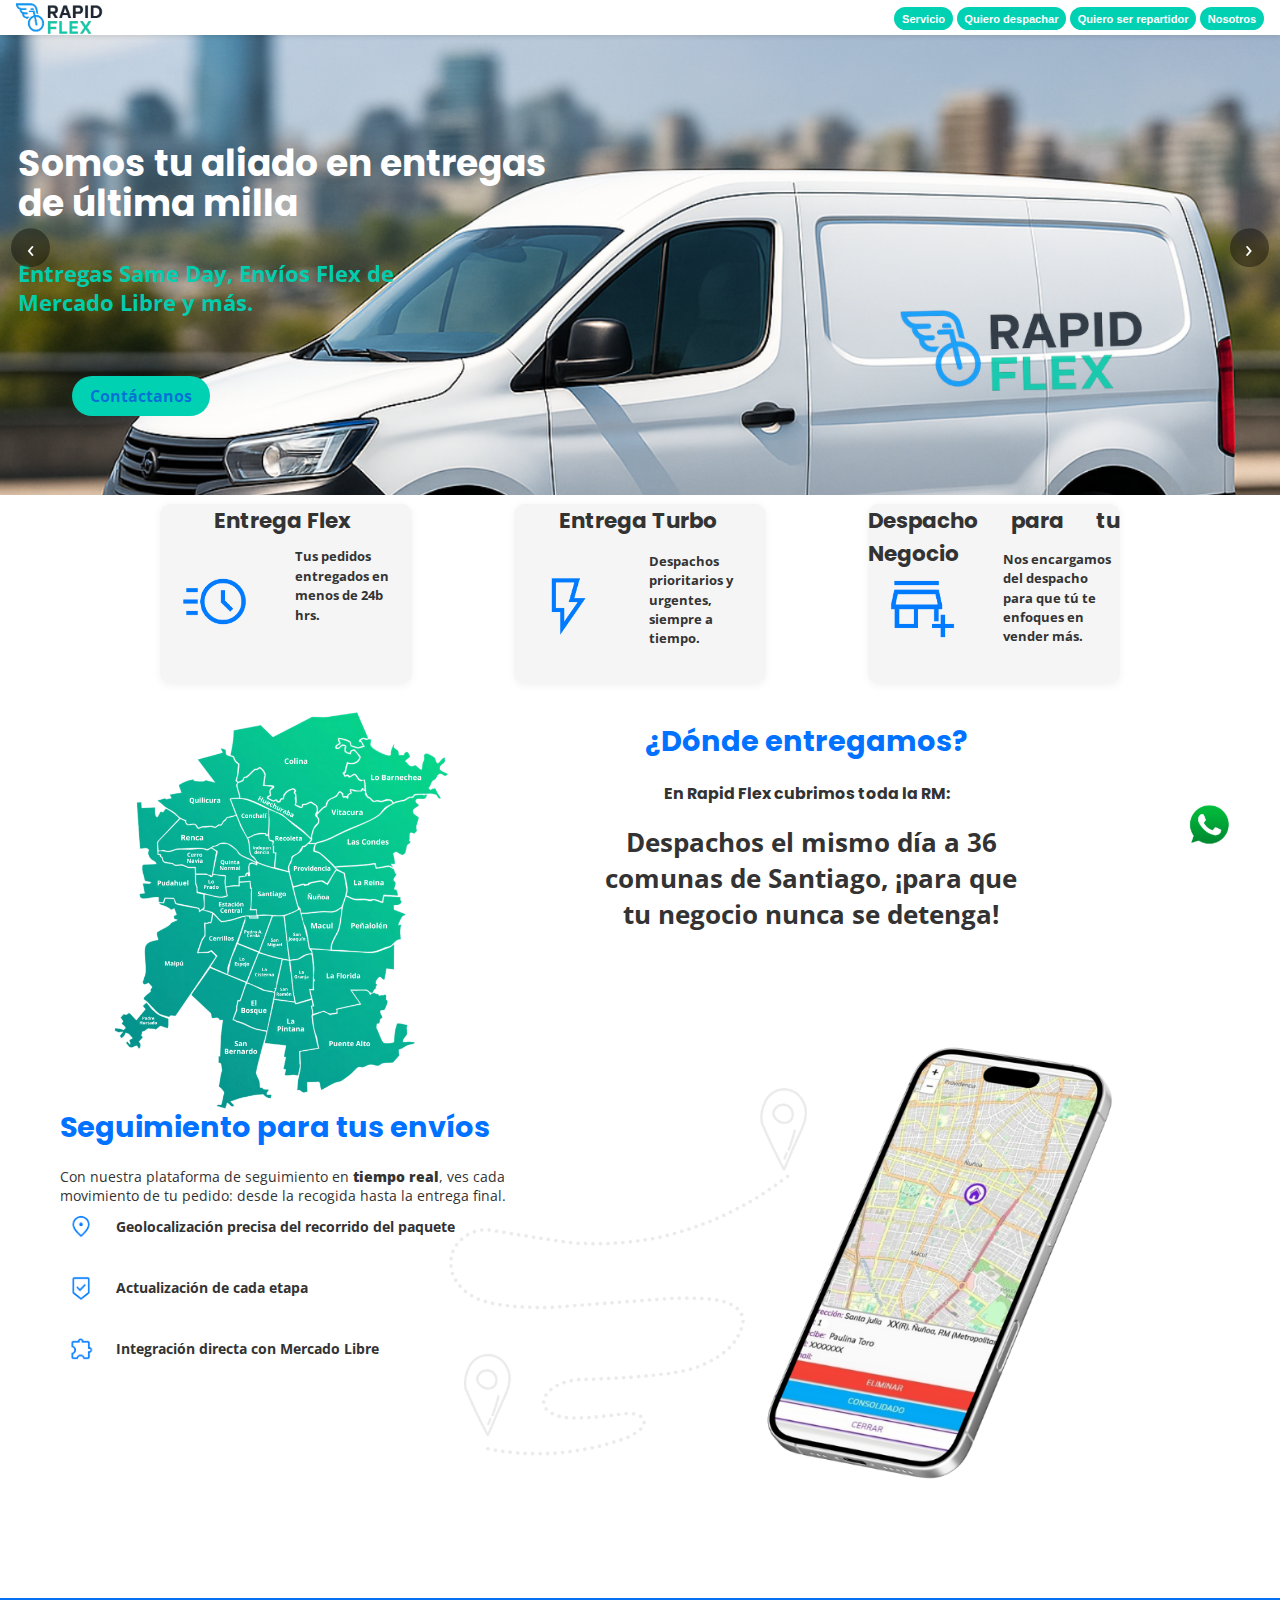
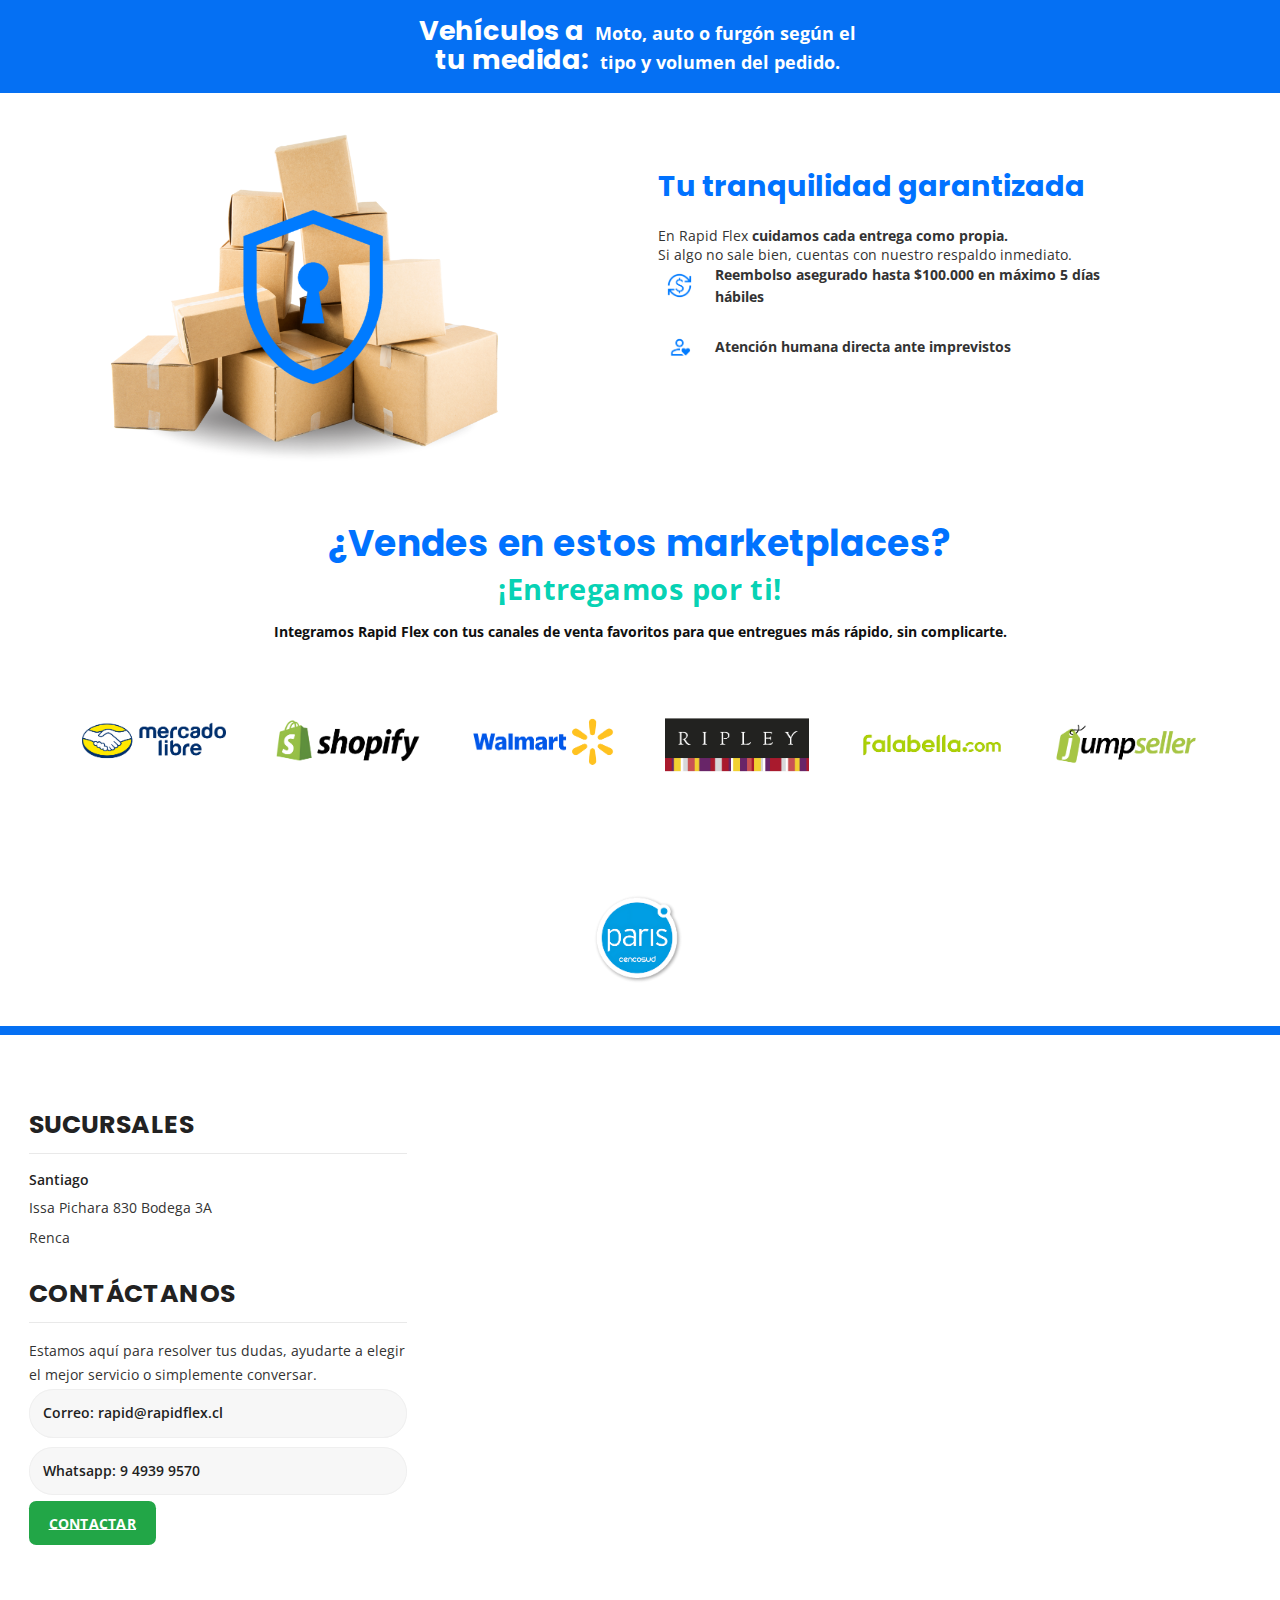
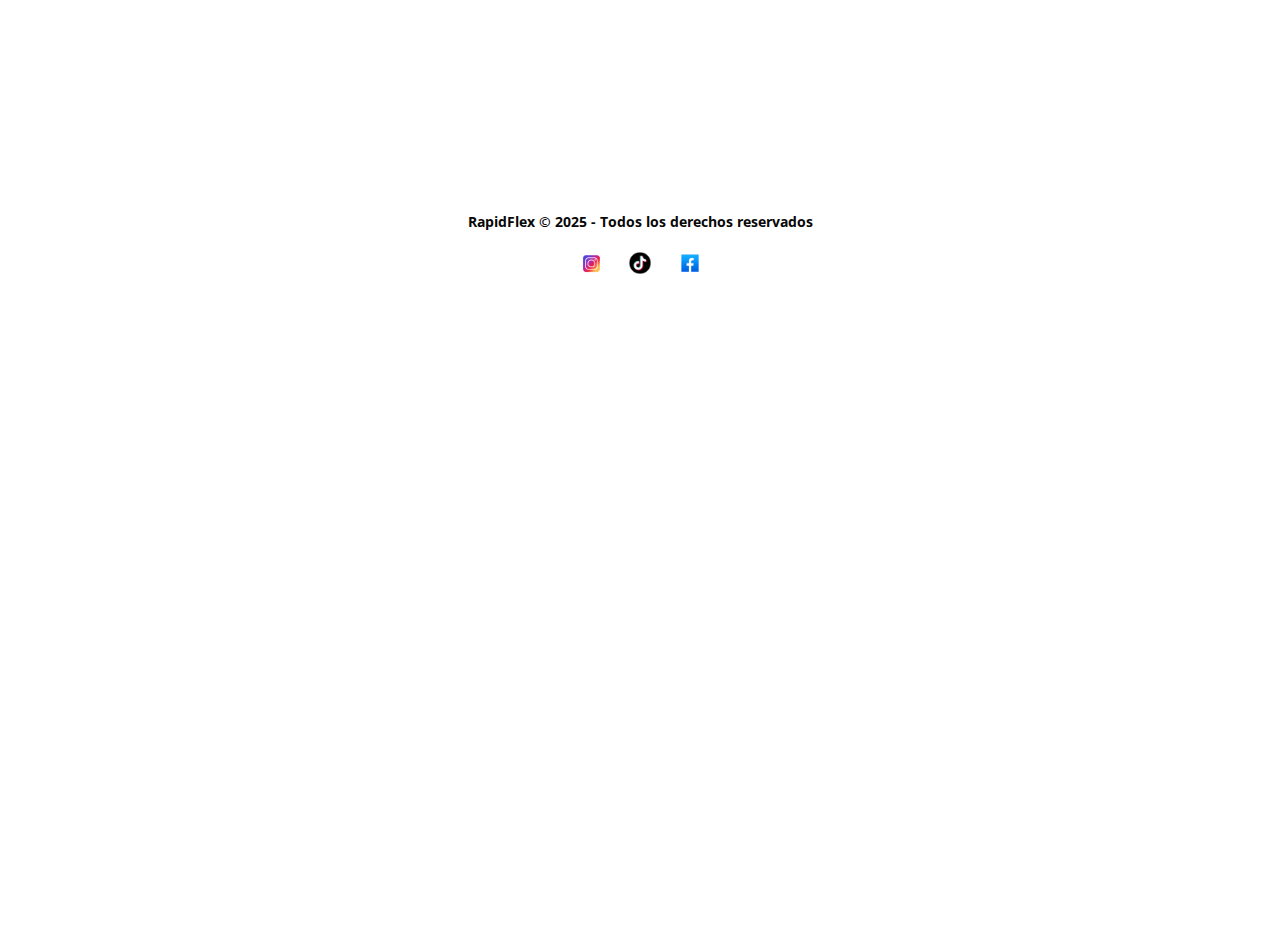
<file: index.html>
<!DOCTYPE html>
<html lang="es">
<head>
  <meta charset="UTF-8" />
  <meta name="viewport" content="width=device-width, initial-scale=1.0" />
  <title>RapidFlex - Entregas de Última Milla</title>
  <link href="https://fonts.googleapis.com/css2?family=Open+Sans:wght@400;700&display=swap" rel="stylesheet" />
  <link href="https://fonts.googleapis.com/css2?family=Poppins:wght@400;600;700&display=swap" rel="stylesheet" />
  <link href="estilos.css" rel="stylesheet" />
  
  <!-- HOTFIX: recorta el espacio en blanco final sin mover posiciones -->
  <style id="tail-trim-style">
  /* html, body { overflow-x: hidden; }*/
  </style>
<body>
</head>

  
  
  
  
  
  
  
  <!-- Splash Loading -->
  <div id="splash" class="splash">
    <div class="loader-splash"></div>
  </div>

  <header>
    <nav>
      <div class="nav-logo">
        <img src="logo.png" alt="Logo" />
      </div>
      <!-- Hamburger menu for mobile -->
      <button class="hamburger" onclick="toggleMenu()">
        <div></div>
        <div></div>
        <div></div>
      </button>
      <!-- Regular Nav Links -->
      <div class="nav-links">
        <a href="servicio.html" class="btn-cotiza" target="_blank" rel="noopener">Servicio</a>
        <a href="javascript:void(0)" class="btn-cotiza" onclick="openModal('modalEmpresa')">Quiero despachar</a>
        <a href="javascript:void(0)" onclick="openModal('modalRepartidor')">Quiero ser repartidor</a>
        <a href="nosotros.html" class="btn-cotiza" target="_blank" rel="noopener">Nosotros</a>


      </div>
      <!-- Slider Menu -->
      <div id="sliderMenu" class="slider-menu">
        <a href="servicio.html" class="btn-cotiza" target="_blank" rel="noopener">Servicio</a>
        <a href="javascript:void(0)" onclick="openModal('modalEmpresa')">Quiero despachar</a>
        <a href="javascript:void(0)" onclick="openModal('modalRepartidor')">Quiero ser repartidor</a>
        <a href="nosotros.html" class="btn-cotiza" target="_blank" rel="noopener">Nosotros</a>


      </div>
    </nav>
    <div>
    <div class="hero-text">
      <h1>Somos tu aliado en entregas de última milla</h1>
      <p>Entregas Same Day, Envíos Flex de <br>
        Mercado Libre y más.</p>
      <a href="javascript:void(0)" class="btn-cotiza" onclick="openModal('modalEmpresa')">Contáctanos</a>
    </div>
  <!-- Hero Carousel Controls -->
  <button class="hero-arrow hero-arrow-left" aria-label="Imagen anterior" type="button">‹</button>
  <button class="hero-arrow hero-arrow-right" aria-label="Imagen siguiente" type="button">›</button>
</header>

  <section class="servicios">
    <div class="servicio3">
      <h2>Entrega Flex</h2>
      <img src="tiempo.png" alt="Entrega Flex" />
     
      <p>Tus pedidos <br>
        entregados en <br>
        menos de 24b <br>
        hrs.</p>
    </div>
    <div class="servicio1">
      <h2>Entrega Turbo</h2>
      <img src="rayo.png" alt="Entrega Turbo" />
      
      <p>Despachos<br>
        prioritarios y <br>
        urgentes,<br>
        siempre a <br>
        tiempo.</p>
    </div>
    <div class="servicio">
      
      <h2>Despacho para tu Negocio</h2>
      <img src="local.png" alt="Retiro en tienda" />
      <p>Nos
        encargamos <br>
        del despacho <br>
        para que tú te <br>
        enfoques en <br>
        vender más.</p>
    </div>
  </section>
  
  <section class="secciones-comunas">
    <div class="contenidos-comunas">
      
      
      <h2 style="margin-left: -15px;">
      
        ¿Dónde entregamos?
    
    </h2>
      <div>
        <h2 style="color: #333; font-weight: bold; font-size: 1.1rem; margin-left: 7px;">
          En Rapid Flex cubrimos toda la RM:
        </h2>
        <h2 style="color: #333; font-weight: bold; font-size: 1.8rem; margin-left: -160px;">
         <center> Despachos el mismo día a 36 <br>
          comunas de Santiago, ¡para que <br>
          tu negocio nunca se detenga!</center>
        </h2>
      </div>
      
      
      
    </div>
    <div class="imagen-comunas">
      <img src="comunas.png" alt="Teléfono">
      
    </div>
      
  </section>

  <section class="seccion-telefono">
    <div class="contenido-telefono">
      <h2>Seguimiento para tus envíos</h2>
      <div>
        <p>
               Con nuestra plataforma de seguimiento en 
              <span class="destacar"><strong>  tiempo real</strong></span>, ves cada
             movimiento de tu pedido: desde la recogida hasta la entrega final.
        </p>
      </div>
      <div class="item-con-icono">
        <img class="icono" src="localizacion.png" alt="Localizacion">
        <p>Geolocalización precisa del recorrido del paquete</p>
      </div>
      <div class="item-con-icono">
        <img class="icono" src="etapas.png" alt="Etapas">
        <p>Actualización de cada etapa</p>
      </div>
      <div class="item-con-icono">
        <img class="icono" src="integracion.png" alt="Integración">
        <p>Integración directa con Mercado Libre</p>
      </div>
    </div>
   
    
    <div class="imagen-telefono">
      <img src="telefono-mapa.png" alt="Teléfono">
      
    </div>
  </section>


  <div class="imagen-ubicacion">
    <img src="sombraderecorrido.png" alt="sombraderecorrido">
  </div>

  <section class="seccion-marketplaces2">
    <div class="fila-inline">
      <h2 class="col-titulo">Vehículos a&nbsp;</h2>
      <p class="col-texto">Moto, auto o furgón según el</p><br>
      
    </div>

    <div class="fila-inline">
      <h2 class="col-titulo">tu medida:&nbsp;</h2>
      <p class="col-texto">  tipo y volumen del pedido.</p><br>
      
    </div>
  </section>
  

  <section class="seccion-seguridad">
   
   
   
    <div class="contenido-seguridad">
      <h2>Tu tranquilidad garantizada</h2>
      <div>
        <p>
          <span class="linea1">En Rapid Flex <strong>cuidamos cada entrega como propia.</strong></span>
          <span class="linea2">Si algo no sale bien, cuentas con nuestro respaldo inmediato.</span>
        </p>
      </div>
      <div class="item-con-icono">
        <img class="icono" src="peso.png" alt="Reembolso asegurado">
        <p>Reembolso asegurado hasta $100.000 en máximo 5 días hábiles</p>
      </div>
      <div class="item-con-icono">
        <img class="icono" src="humano.png" alt="Atención humana">
        <p>Atención humana directa ante imprevistos</p>
      </div>
    </div>
    <div class="imagen-cajas">
      <img src="cajas-seguras.png" alt="Cajas protegidas" />
    </div>
   
 
  
  
  
  </section>
   
    
    
   
   <section class="seccion-marketplaces3"></section>

  <!-- Marketplaces (el bloque del título/subtítulo) -->
  <section class="seccion-marketplaces">
    <h2>¿Vendes en estos marketplaces?</h2>
    <h3>¡Entregamos por ti!</h3>
    <p>Integramos Rapid Flex con tus canales de venta favoritos para que entregues más rápido, sin complicarte.</p>
  </section>
  
  <!-- Logos de integraciones -->
  <section class="seccion-integraciones">
    <div class="integraciones-container">
      <button class="integracion-btn"><img src="mercadolibre.png" alt="Mercado Libre"></button>
      <button class="integracion-btn"><img src="shopify.png" alt="Shopify"></button>
      <button class="integracion-btn"><img src="walmart.png" alt="Walmart"></button>
      <button class="integracion-btn"><img src="ripley.png" alt="Ripley"></button>
      <button class="integracion-btn"><img src="falabella.png" alt="Falabella"></button>
      <button class="integracion-btn"><img src="jumpseller.png" alt="Jumpseller"></button>
      <button class="integracion-btn"><img src="paris.png" alt="Paris"></button>
    
    </div>
  
    
  
  </section>
  
    <!-- Franja azul fina (opcional) -->
   <!-- Contacto -->
  <section class="seccion-contacto" id="contacto">
    
    <!-- Columna izquierda -->
    <div class="col-izq">
      <h3 class="titulo-cols">SUCURSALES</h3>
      <div class="sep-fino"></div>

      <div class="ciudad">Santiago</div>
      <div class="dato">Issa Pichara 830 Bodega 3A</div>
      <div class="dato">Renca</div>

      <h3 class="titulo-cols mt-32">CONTÁCTANOS</h3>
      <div class="sep-fino"></div>

      <p class="ayuda">
        Estamos aquí para resolver tus dudas, ayudarte a elegir el
        mejor servicio o simplemente conversar.
      </p>

      <!-- Enlaces clicables -->
      <a class="pill-link" href="mailto:rapid@rapidflex.cl">Correo: rapid@rapidflex.cl</a>
      <a class="pill-link" href="https://wa.me/56949399570" target="_blank" rel="noopener">
        Whatsapp: 9 4939 9570
      </a>
      <a class="btn-verde mt-20"
         href="https://wa.me/56949399570?text=Hola%2C%20quiero%20m%C3%A1s%20informaci%C3%B3n"
         target="_blank" rel="noopener">
        CONTACTAR
      </a>
    </div>

    <!-- Columna derecha (mapa) -->
    <div class="col-der">
      <div class="mapa-wrap">
        <iframe
          class="mapa"
          src="https://www.google.com/maps/embed?pb=!1m18!1m12!1m3!1d3330.502147765502!2d-70.6846239!3d-33.4210893!2m3!1f0!2f0!3f0!3m2!1i1024!2i768!4f13.1!3m3!1m2!1s0x9662c5003d01dbd3%3A0x74b022936985d01b!2sRapid%20Flex!5e0!3m2!1ses-419!2scl!4v1722879973026!5m2!1ses-419!2scl"
          loading="lazy" referrerpolicy="no-referrer-when-downgrade" allowfullscreen>
        </iframe>
      </div>
    </div>
  </section>

    
  <!-- Botón flotante WhatsApp -->
  <a href="https://wa.me/56949399570?text=Hola,%20quiero%20m%C3%A1s%20informaci%C3%B3n" target="_blank" class="whatsapp-float" title="Escríbenos por WhatsApp" rel="noopener">
    <img src="Whatsapapp.png" alt="WhatsApp" />
  </a>
   <footer>
    <p>RapidFlex &copy; 2025 - Todos los derechos reservados</p>
    <div class="redes-sociales">
      <a href="https://www.instagram.com/rapidflex.flex/" target="_blank"><img src="instagram.png" alt="Instagram" /></a>
      <a href="https://www.tiktok.com/@rapid.flex" target="_blank"><img src="tiktok.png" alt="TikTok" /></a>
      <a href="https://www.facebook.com/profile.php?id=61577021292544" target="_blank"><img src="facebook.png" alt="Facebook" /></a>
    </div>
  </footer>

</section>







  <!-- Modal Cotiza -->
  <div id="modalEmpresa" class="modal">
    <div class="modal-content">
      <span class="close-btn" onclick="closeModal('modalEmpresa')">&times;</span>
      <h2>Cotización</h2>
      <form id="empresaForm">
        <input type="text" name="nombre" placeholder="Nombre" required>
        <input type="email" name="email" placeholder="Email" required>
        <input type="tel" name="telefono" placeholder="Teléfono" required>
        <textarea name="mensaje" rows="4" placeholder="Mensaje" required></textarea>
        <input type="hidden" name="status" value="Nuevo">
        <button type="submit">Enviar</button>
        <div class="loader" id="loaderEmpresa"></div>
      </form>
    </div>
  </div>

  <!-- Modal Repartidor -->
  <div id="modalRepartidor" class="modal">
    <div class="modal-content">
      <span class="close-btn" onclick="closeModal('modalRepartidor')">&times;</span>
      <h2>Registro Repartidor</h2>
      <form id="repartidorForm">
        <input type="text" name="nombre" placeholder="Nombre" required>
        <input type="email" name="email" placeholder="Email" required>
        <input type="tel" name="telefono" placeholder="Teléfono" required>
        <textarea name="mensaje" rows="4" placeholder="Mensaje" required></textarea>
        <input type="hidden" name="status" value="Nuevo">
        <button type="submit">Enviar</button>
        <div class="loader" id="loaderRepartidor"></div>
      </form>
    </div>
  </div>

  <script src="rapiflexd-script.js"></script>

  <!-- Calcula el 'tail' (espacio vacío al final) y lo recorta dinámicamente -->
  <!-- <script id="tail-trim-script">
    (function(){
      function computeTail() {
      const EXTRA_TRIM = 400; // recorte adicional solicitado por el usuario
        // Altura total del documento
        const docHeight = Math.max(
          document.body.scrollHeight, document.documentElement.scrollHeight,
          document.body.offsetHeight,  document.documentElement.offsetHeight,
          document.body.clientHeight,  document.documentElement.clientHeight
        );
        // Calcula la Y del elemento más bajo realmente visible
        const nodes = Array.from(document.body.querySelectorAll('header, main, section, footer, div, article'));
        let bottomMax = 0;
        const scrollY = window.scrollY || window.pageYOffset || 0;
        nodes.forEach(el => {
          const r = el.getBoundingClientRect();
          if (!r || !isFinite(r.bottom)) return;
          const absBottom = r.bottom + scrollY;
          if (absBottom > bottomMax) bottomMax = absBottom;
        });
        let tail = Math.max(0, Math.ceil(docHeight - bottomMax));
        // Limita el recorte a un rango razonable para evitar cortar contenido real
        tail = Math.min(tail, 4000);
        tail = Math.max(0, tail + EXTRA_TRIM);
        document.documentElement.style.setProperty('--tail-trim', tail + 'px');
      }
      window.addEventListener('load', computeTail);
      window.addEventListener('resize', computeTail);
      // Recalcula si hay imágenes que cargan tarde
      const ro = new ResizeObserver(computeTail);
      ro.observe(document.body);
    })();
  </script>-->

<script>
  // Carrusel (sin autoplay)
  window.HERO_IMAGES = ['banner.png','logo-tienda.png','logo-circulos.png'];
  const ocultar = new Set(['logo-tienda.png','logo-circulos.png']);
  window.HERO_CAPTIONS = window.HERO_IMAGES.map(name => ocultar.has(name) ? null : undefined);
  // Sin autoplay
   window.HERO_AUTOPLAY_MS = 5000;
</script>
<script src="rapiflexd-hero.js"></script>
</body>
</html>
</file>
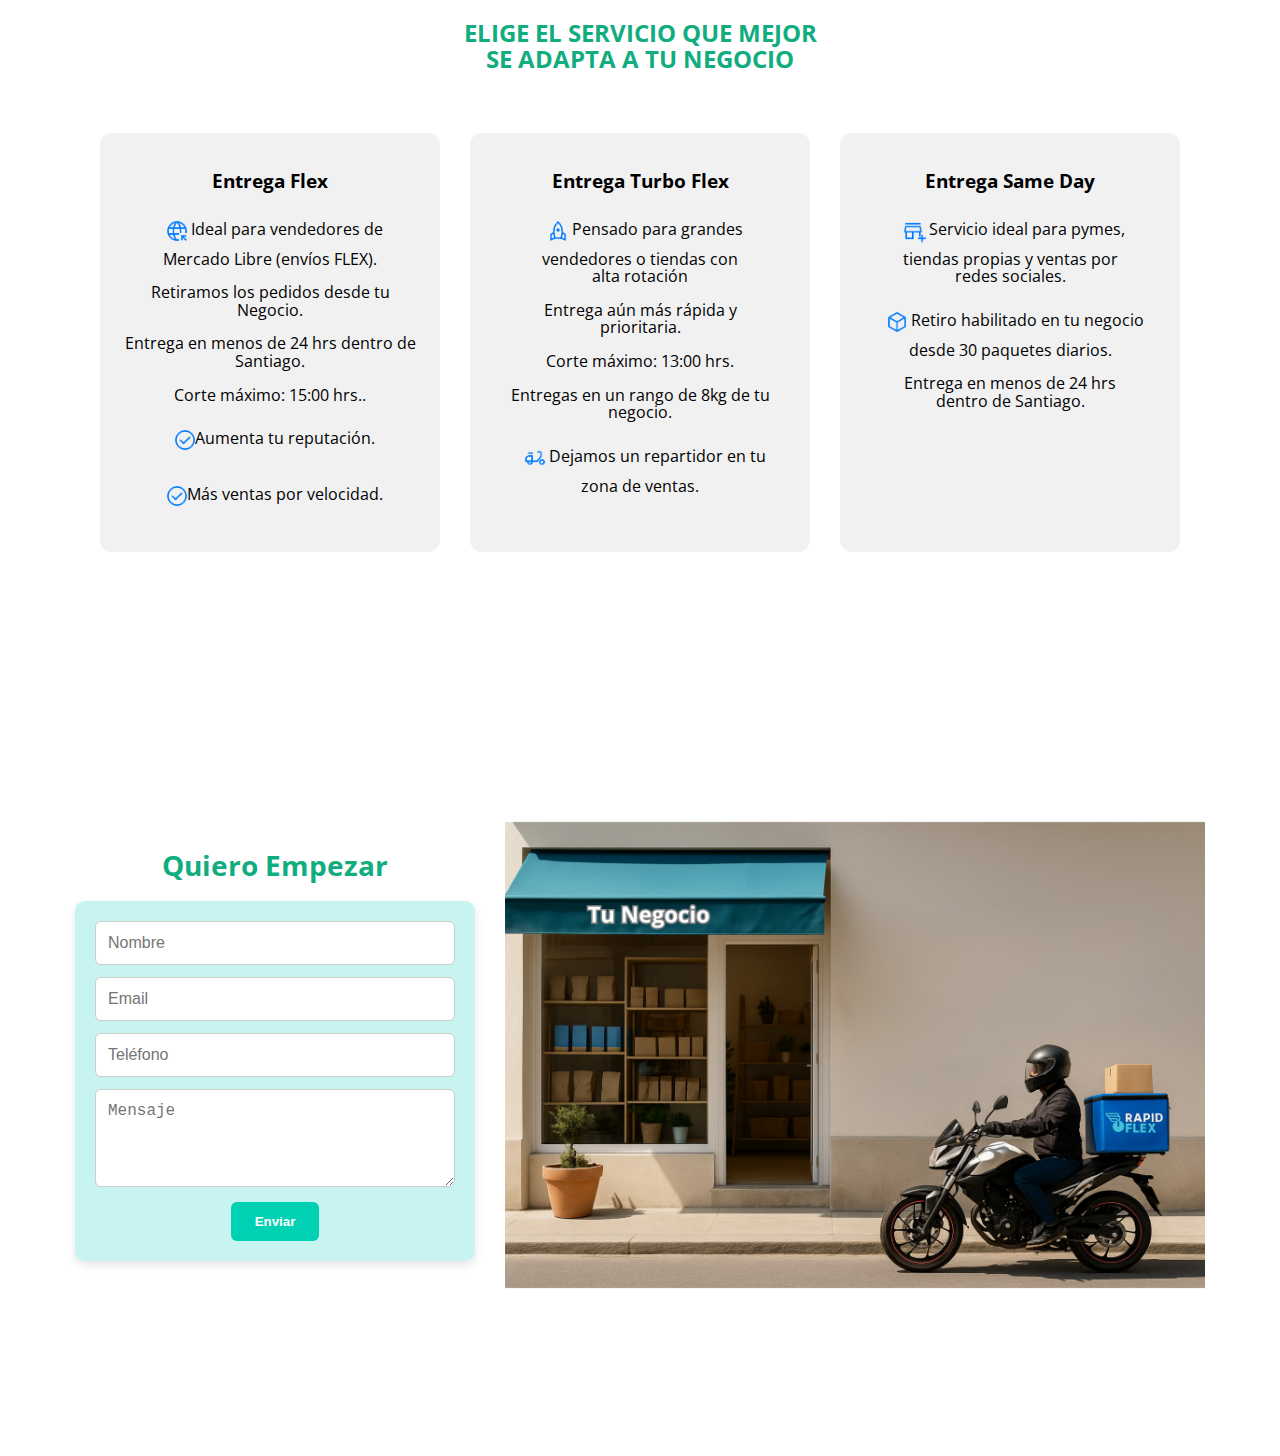
<file: servicio.html>
<!DOCTYPE html>
<html lang="es">
<head>
  <meta charset="UTF-8">
  <meta name="viewport" content="width=device-width, initial-scale=1.0">
  <title>Servicios - Rapid Flex</title>
  <link rel="stylesheet" href="estilos-servicios.css">
</head>
<body>

  <h2 class="titulo-servicio">ELIGE EL SERVICIO QUE MEJOR <br> SE ADAPTA A TU NEGOCIO</h2>
  <section class="servicios">
    <div class="tarjeta">
      <h3>Entrega Flex</h3>
      <p class="centrado"><span class="icono-servicio icono-box"></span> Ideal para vendedores de <br>Mercado Libre (envíos FLEX).</p>
      <p class="centrado"><span class=""></span> Retiramos los pedidos desde tu Negocio.</p>
      <p class="centrado"><span class=""></span> Entrega en menos de 24 hrs dentro de Santiago.</p>
      <p class="centrado"><span class=""></span> Corte máximo: 15:00 hrs..</p>
      <p class="centrado"><span class="icono-servicio icono-reloj"></span>Aumenta tu reputación.</p>
      <p class="centrado"><span class="icono-servicio icono-reloj"></span>Más ventas por velocidad.</p>
    </div>
  
    <div class="tarjeta">
      <h3>Entrega Turbo Flex</h3>
      <p class="centrado"><span class="icono-servicio icono-fuego"></span> Pensado para grandes <br> vendedores o tiendas con <br> alta rotación</p>
      <p class="centrado"><span class=""></span> Entrega aún más rápida y <br> prioritaria.</p>
      <p class="centrado"><span class=""></span> Corte máximo: 13:00 hrs.</p>
      <p class="centrado"><span class=""></span>Entregas en un rango de 8kg de tu negocio.</p>
      <p class="centrado"><span class="icono-servicio icono-zona"></span>   Dejamos un repartidor en tu <br>zona de ventas.</p>
    </div>
  
    <div class="tarjeta">
      <h3>Entrega Same Day</h3>
      <p class="centrado"><span class="icono-servicio icono-tienda"></span> Servicio ideal para pymes,<br> tiendas propias y ventas por <br> redes sociales.</p>
      <p class="centrado"><span class="icono-servicio icono-ventas"></span> Retiro habilitado en tu negocio <br> desde 30 paquetes diarios.</p>
      <p class="centrado"><span class=""></span>Entrega en menos de 24 hrs  <br> dentro de Santiago.</p>
    </div>
  </section>
  

  <!-- Sección Empezar -->
<section class="empezar-seccion">
  <div class="empezar-contenedor">
    <div class="empezar-texto">
      <h2 class="titulo-servicio">Quiero Empezar</h2>
      <!-- FORMULARIO EN VEZ DEL BOTÓN -->
      <form id="empresaForm" class="formulario-seccion">
        <input type="text" name="nombre" placeholder="Nombre" required>
        <input type="email" name="email" placeholder="Email" required>
        <input type="tel" name="telefono" placeholder="Teléfono" required>
        <textarea name="mensaje" rows="4" placeholder="Mensaje" required></textarea>
        <input type="hidden" name="status" value="Nuevo">
        <button type="submit">Enviar</button>
        <div class="loader" id="loaderEmpresa" style="display: none;"></div>
      </form>
    </div>
    
    <div class="empezar-imagen">
      <img src="33.png" alt="Repartidor listo para despacho">
    </div>
  </div>
</section>


 

<script src="guardar-despachar.js"></script>

</body>
</html>
</file>
<file: estilos.css>
@import url('https://fonts.googleapis.com/css2?family=Open+Sans:wght@400;700&display=swap');
@import url('https://fonts.googleapis.com/css2?family=Poppins:wght@400;600;700&display=swap');

.modal {
  display: none;
  position: fixed;
  z-index: 9999;
  left: 0;
  top: 0;
  width: 100%;
  height: 100%;
  background-color: rgba(0,0,0,0.6);
  backdrop-filter: blur(4px);
  align-items: center;
  justify-content: center;
}

.modal-content {
  background-color: #ffffff;
  padding: 30px;
  border-radius: 16px;
  box-shadow: 0 10px 25px rgba(0,0,0,0.2);
  width: 90%;
  max-width: 500px;
  position: relative;
  animation: fadeInUp 0.4s ease-out;
}

@keyframes fadeInUp {
  0% { opacity: 0; transform: translateY(50px); }
  100% { opacity: 1; transform: translateY(0); }
}

.close-btn {
  position: absolute;
  top: 12px;
  right: 16px;
  font-size: 28px;
  color: #888;
  cursor: pointer;
  font-weight: bold;
}

.modal form input,
.modal form textarea {
  width: 100%;
  padding: 12px;
  margin-bottom: 12px;
  border-radius: 8px;
  border: 1px solid #ccc;
  font-size: 16px;
}

.modal form button {
  padding: 12px 24px;
  background-color: #00d1b2;
  color: white;
  font-size: 16px;
  font-weight: bold;
  border: none;
  border-radius: 50px;
  cursor: pointer;
}

.loader {
  display: none;
  border: 4px solid #f3f3f3;
  border-top: 4px solid #00d1b2;
  border-radius: 50%;
  width: 28px;
  height: 28px;
  margin: 15px auto 0;
  animation: spin 1s linear infinite;
}

@keyframes spin {
  0% { transform: rotate(0deg); }
  100% { transform: rotate(360deg); }
}

    * {
      
     box-sizing: border-box;
      font-family: 'Open Sans', sans-serif;
      
      margin: 0;
      padding: 0;
    }

    html,body {
     
     /*body::after {*/
        content: "";
        display: block;
        height: auto;
        
        margin-bottom: calc(var(--tail-trim, -100) * -1);
        overflow-x: hidden;
      /*
      /* Seguridad extra */
      

     
      background-color: #ffffff;
      color: #333;
     
      zoom: 100%;
    }

    header {
      position: relative;
      height: 550px;
      background-image: url('banner.png');
      background-size: cover;
      background-position: center;
      
    }

    nav {
      position: absolute;
      top: 0;
      left: 0;
      width: 100%;
      background-color: white;
      box-shadow: 0 2px 5px rgba(0, 0, 0, 0.1);
      z-index: 1000;
      padding: 4px 18px;
      display: flex;
      justify-content: space-between;
      align-items: center;
      flex-wrap: wrap;
      height: 7%;
    }

    .nav-logo img {
      width: 100px;
      height: 80px;
      margin-top: -25px;
    }

    .nav-links {
      display: flex;
      flex-wrap: wrap;
      gap: 15px;
    }

    .nav-links a {
      padding: 6px 12px;
      background-color: #00d1b2;
      color: white !important;
      font-size: 1.1rem;
      font-weight: bold;
      border-radius: 50px;
      text-decoration: none;
      transition: background-color 0.3s ease;
      zoom: 70%;
      margin-top: -37px;
      margin-left: -15px;
      box-sizing: border-box;
      font-family: Arial, sans-serif;
      
      /* AÑADIDOS para centrar el texto */
      display: flex;
      align-items: center;
      justify-content: center;
      text-align: center;
    }
    

    .nav-links a:hover {
      background-color: #0033aa;
    }

    .hero-text {
      top: 160px;
      position: absolute;
      left: 20px;
      right: 20px;
      color: #ffffff;
      max-width: 600px;
     
    }

    .hero-text h1 {
      font-size: 2.5rem;
      margin-bottom: 2px;
      line-height: 1.1; /* más compacto entre líneas */
      box-sizing: border-box;
      font-family: 'Poppins', sans-serif;
    }
    

    .hero-text p {
      font-size: 1.5rem;
      color: #00d1b2fd;
      font-weight: bold;
      box-sizing: border-box;
      font-family: 'Open Sans', sans-serif;
      margin-top: 40px;
    }

    .btn-cotiza {
      display: inline-block;
      padding: 10px 20px;
      font-size: 1.1rem;
      color: #051df78c;
      background-color: #00d1b2;
      border: none;
      border-radius: 50px;
      text-decoration: none;
      font-weight: bold;
      transition: all 0.3s ease;
      margin-top: 65px;
      margin-left: 60px;
    }

    .btn-cotiza:hover {
      background-color: #009e92;
      color: white;
    }

    .servicios {
      display: grid;
      grid-template-columns: repeat(auto-fit, minmax(300px, 1fr));
      gap: -300px; /* Menor separación entre tarjetas */
      padding: 10px;
      background-color: #ffffff;
      max-width: 1200px;
      margin: 0 auto;
      justify-content: center;
    }
    
    .servicio {
      background: #f5f5f5; /* Fondo gris del cuadrado */
      padding: -12px;
      border-radius: 12px;
      box-shadow: 0 2px 10px rgba(0, 0, 0, 0.05);
      text-align: justify;
      width: 100%;
      max-width: 280px;
      height: 200px;
      margin: 0 auto;
    }
    
    .servicio img {
      width: 130px;
      height: 130px;
      margin-bottom: -40px;
      margin-top: -30px;
      margin-left: -5px;
    }
    
    .servicio h2 {
      font-size: 1.5rem;
      margin-bottom: 3px;
      font-family: 'Poppins', sans-serif;
    }
    
    .servicio p {
      font-size: 0.9rem;
      line-height: 1.5;
      font-weight: bold;
      margin-left: 150px;
      margin-top:-90px ;
    }

    
    .servicio1 {
      background: #f5f5f5; /* Fondo gris del cuadrado */
      padding: -12px;
      border-radius: 12px;
      box-shadow: 0 2px 10px rgba(0, 0, 0, 0.05);
      text-align: justify;
      width: 100%;
      max-width: 280px;
      height: 200px;
      margin: 0 auto;
    }
    
    .servicio1 img {
      width: 130px;
      height: 130px;
      margin-bottom: -40px;
      margin-top: 9px;
      margin-left: -5px;
    }
    
    .servicio1 h2 {
      font-size: 1.5rem;
      margin-bottom: 3px;
      font-family: 'Poppins', sans-serif;
      justify-content: center;
      margin-left:50px;
    }
    
    .servicio1 p {
      font-size: 0.9rem;
      line-height: 1.5;
      font-weight: bold;
      margin-left: 150px;
      margin-top:-90px ;
    }



    /*sevicio 2*/

    .servicio3 {
      background: #f5f5f5; /* Fondo gris del cuadrado */
      padding: -12px;
      border-radius: 12px;
      box-shadow: 0 2px 10px rgba(0, 0, 0, 0.05);
      text-align: justify;
      width: 100%;
      max-width: 280px;
      height: 200px;
      margin: 0 auto;
    }
    
    .servicio3 img {
      width: 130px;
      height: 130px;
      margin-bottom: -40px;
      margin-top: 4px;
      margin-left: -5px;
    }
    
    .servicio3 h2 {
      font-size: 1.5rem;
      margin-bottom: 3px;
      font-family: 'Poppins', sans-serif;
      justify-content: center;
      margin-left:60px;
    }
    
    .servicio3 p {
      font-size: 0.9rem;
      line-height: 1.5;
      font-weight: bold;
      margin-left: 150px;
      margin-top:-90px ;
    }

    
    footer {
      text-align: center;
      padding: -40px 10px;
      background: #ffffff;
      color: rgb(8, 8, 8);
      font-weight: bold;
      margin-top:70px ;
    }

    .redes-sociales {
      margin-top: 15px;
      display: flex;
      justify-content: center;
      gap: 15px;
      flex-wrap: wrap;
    }

    .redes-sociales img {
      width: 40px;
      height: 40px;
      object-fit: contain;
      background: none;
      border: none;
      border-radius: 0;
      box-shadow: none;
      transition: transform 0.3s ease;
    }

    .redes-sociales img:hover {
      transform: scale(1.1);
    }

    .whatsapp-float {
      position: fixed;
      width: 120px;
      height: 120px;
      bottom: 20px;
      right: 20px;
      z-index: 999;
      cursor: pointer;
      transition: transform 0.3s ease;
    }

    .whatsapp-float img {
      width: 100%;
      height: auto;
      border-radius: 0;
      box-shadow: none;
    }

    .whatsapp-float:hover {
      transform: scale(1.1);
    }


.seccion-seguridad {
  display: flex;
  justify-content: space-between;
  align-items: flex-start;
  padding: 80px 5%;
  background-color: #ffffff;
  flex-wrap: wrap;
  gap: 40px;
}


.contenido-seguridad {
  max-width: 500px;
  flex: 1 1 480px;
  margin-left: 60px;
  transform: translateX(600px) translateY(-1400px)
}


.contenido-seguridad h2 {
  font-size: 2rem;
  font-weight: 700;
  color: #0072ff; /* Títulos en azul */
  margin-bottom: 20px;
  box-sizing: border-box;
  font-family: 'Poppins', sans-serif;
}





/*esto pertenece a la seccion de telefono*/

.seccion-telefono {
  display: flex;
  justify-content: space-between;
  align-items: flex-start;
  padding: 80px 5%;
  background-color: #ffffff;
  flex-wrap: wrap;
  gap: 40px;
  
}


.contenido-telefono {
  max-width: 500px;
  flex: 1 1 480px;
  transform: translateX(-5px) translateY(-550px);
  
}


.contenido-telefono h2 {
  font-size: 2rem;
  font-weight: 700;
  color: #0072ff; /* Títulos en azul */
  margin-bottom: 20px;
  box-sizing: border-box;
  font-family: 'Poppins', sans-serif;
}


/*aqui finaliza la seccion de cajas/*


/* esta es para las comunas */


.secciones-comunas {
  display: flex;
  justify-content: space-between;
  align-items: flex-start;
  padding: 80px 5%;
  background-color: #ffffff;
  flex-wrap: wrap;
  gap: 40px;
 
}


.contenidos-comunas {
  max-width: 500px;
  flex: 1 1 480px;
  margin-left: 60px;
  transform: translateX(600px) translateY(-50px);
}


.contenidos-comunas h2 {
  font-size: 2rem;
  font-weight: 700;
  color: #0072ff; /* Títulos en azul */
  margin-bottom: 20px;
  box-sizing: border-box;
  font-family: 'Poppins', sans-serif;
  
}

/* aqui termina contenido para las comunas */

.item-con-icono {
  display: flex;
  align-items: center;
  margin-bottom: 20px;
  gap: 15px;
}

.item-con-icono .icono {
  width: 48px;
  height: 48px;
}

.item-con-icono p {
  margin: 0;
  font-size: 1rem;
  color: #333;
  line-height: 1.5;
  font-weight: 700; /* Texto en negritas */
}



.imagen-telefono img {
  width: 135% !important;
  max-width: none !important;
  height: auto;
  object-fit: contain;
  margin-left: 100px;
  transform: translateX(-400px) translateY(-1000px);
  display: block !important;
  justify-content: center;
  align-items: center;
  flex: 1 1 auto;
  margin: 0 auto !important;
}

.imagen-ubicacion img {
  width: 95% !important;
  max-width: none !important;
  height: auto;
  object-fit: contain;
  margin-left: 100px;
  transform: translateX(-140px) translateY(-1550px);
  display: block !important;
  justify-content: center;
  align-items: center;
  flex: 1 1 auto;
  margin: 0 auto !important;
}





.imagen-comunas img {
  width: 37% !important;
  max-width: none !important;
  height: auto;
  object-fit: contain;
  transform: translateX(-400px) translateY(-370px);
  
  display: block !important;
  justify-content: center;
  align-items: center;
  flex: 1 5 auto;
  margin: 0 auto !important;
  
}

.imagen-cajas img {
  width: 100% !important;
  max-width: none !important;
  height: auto;
  object-fit: contain;
  transform: translateX(-770px) translateY(-1750px);
  display: block !important;
  justify-content: center;
  align-items: center;
  flex: 1 1 auto;
  margin: 0 auto !important;
  margin-top: auto;
}



/* Sección Marketplaces - estilo PDF exacto */
.seccion-marketplaces {
  padding: 60px 5%;
  background-color: #ffffff;
  text-align: center;
  margin-top: -1800px;
}

.seccion-marketplaces h2 {
  font-size: 2.5rem;
  font-weight: 700;
  color: #0072ff; /* azul */
  margin-bottom: 8px;
  line-height: 1.2;
  letter-spacing: 0.5px;
  box-sizing: border-box;
  font-family: 'Poppins', sans-serif;
}

.seccion-marketplaces h3 {
  font-size: 2rem;
  font-weight: 700;
  color: #00d1b2fd; /* verde */
  margin-bottom: 16px;
  line-height: 1.2;
  letter-spacing: 0.5px;
  box-sizing: border-box;
  font-family: 'Open Sans', sans-serif;
}

.seccion-marketplaces p {
  font-size: 0.95rem;
  font-weight: 700; /* negrita */
  color: #101010; /* negro oscuro */
  line-height: 1.6;
  max-width: 680px;
  margin: 0 auto;
  white-space: nowrap;
  max-width: none;
  box-sizing: border-box;
  font-family: 'Open Sans', sans-serif;
  


}

.seccion-marketplaces3{
  padding: 5px 5%;
  background-color: #0570f3;; /* azul */
  transform: translateY(-1170px);
  margin-top: -40px;
}

.seccion-marketplaces4{
  padding: 5px 5%;
  background-color: #0570f3; /* azul */
  transform:translateY(-1800px);
  padding-top:100px ;
}
.seccion-marketplaces2{
  padding: 20px 5%;
  background-color: #0570f3; /* azul */
  transform:translateY(-1400px);
}

/* h2 y p en la misma línea */
.seccion-marketplaces2 .fila-inline{
  display: flex;
  align-items: baseline;   /* alinea por la línea base */
  justify-content: center; /* centra el conjunto */
  gap: 6px;                /* espacio entre h2 y p (puedes ajustar) */
  flex-wrap: nowrap;       /* evita que salte de línea */
}



/* Título */
.seccion-marketplaces2 .col-titulo{
  margin: 0;
  font-family: 'Poppins', sans-serif;
  font-weight: 700;
  line-height: 1.1;
  color: #ffffff;
  font-size: clamp(20px, 4.2vw, 30px);
}

/* Texto al lado del título */
.seccion-marketplaces2 .col-texto{
  margin: 0;
  font-family: 'Open Sans', sans-serif;
  font-weight: 700;
  line-height: 1.2;
  color: #ffffff;
  font-size: clamp(16px, 2.1vw, 20px);
  white-space: normal;  /* permite salto si se necesita */
}




/* Si en pantallas muy chicas no cabe, deja que el <p> baje */
@media (max-width: 420px){
  .seccion-marketplaces2 .fila-inline{
    flex-wrap: wrap;
    gap: 4px;
  }
}

/* ====== Sección completa ====== */
.seccion-contacto{
  display: grid;
  grid-template-columns: 420px 1fr;
  grid-template-areas:
    "izq der"
    "foot foot";
  gap: 32px;
  align-items: start;
  padding: 24px 32px;
  background: #fff;
  font-family: 'Open Sans', sans-serif;
  
}

.col-izq{ grid-area: izq; max-width: 520px; width: 100%; }
.col-der{ grid-area: der; }

/* ====== Títulos / separadores ====== */
.titulo-cols{
  font-family: 'Poppins', sans-serif;
  font-weight: 700;
  text-transform: uppercase;
  letter-spacing: .5px;
  color: #222;
  font-size: 28px;
  margin: 8px 0 10px;
}
.sep-fino{ height:1px; background:#e9e9e9; margin:4px 0 18px; }
.mt-32{ margin-top:32px; }
.mt-20{ margin-top:20px; }

/* ====== Datos ====== */
.ciudad{ color:#1f1f1f; font-weight:600; margin:8px 0 10px; }
.dato{ color:#333; margin:4px 0 12px; }
.ayuda{ color:#333; margin: 8px 0 14px; line-height: 1.6; }

/* ====== “Píldoras” clicables ====== */
.pill-link{
  display:block;
  height:54px;
  line-height:54px;
  padding:0 16px;
  margin:10px 0;
  background:#f7f7f7;
  border-radius:9999px;
  box-shadow: inset 0 0 0 1px #efefef;
  color:#1f1f1f;
  text-decoration:none;
  font-weight:600;
  transform: translateY(-10px);
}
.pill-link:hover{ filter: brightness(.97); }

/* ====== Botón ====== */
.btn-verde{
  background:#22a647;
  color:#fff;
  font-weight:700;
  border:0;
  border-radius:8px;
  padding:14px 22px;
  cursor:pointer;
  letter-spacing:.3px;
  transform: translateY(10px)
}
.btn-verde:hover{ filter:brightness(.95); }

/* ====== Mapa ====== */
.mapa-wrap{
  width: 100%;
  aspect-ratio: 16/9;
  background:transparent;
  border-radius: 8px;
  /*overflow: hidden;*/
}
.mapa{ 
  
  width:100%; 
  height:130%; 
  border:0;
  
}

/* ====== Footer dentro de la sección ====== */
.footer-rf{
  grid-area: foot;
  margin-top: 8px;
  padding: 16px 0 24px;
  border-top: 1px solid #e9e9e9;
  text-align: center;
  background: #fff;
}
.footer-rf p{ margin:0; color:#2a2a2a; font-weight:600; }
.footer-rf .sub{
  margin-top:6px; color:transparent; font-weight:400;
  max-width: 900px; margin-left:auto; margin-right:auto; padding: 0 16px;
}

/* ====== Responsive ====== */
@media (max-width: 1100px){
  .seccion-contacto{
    grid-template-columns: 1fr;
    grid-template-areas:
      "izq"
      "der"
      "foot";
  }
  .col-izq{ max-width: none; }
  .mapa-wrap{ aspect-ratio: 16/10; }
}
@media (max-width: 520px){
  .titulo-cols{ font-size: 24px; }
  .pill-link{ height:50px; line-height:50px; }
  .btn-verde{ width:100%; }
}



.linea1 {
  display: block;
  margin-bottom: 0.0rem; /* separa la primera línea del resto */
}

.linea2 {
  display: block;
  margin-top: 0.0rem;    /* opcional: añade un poco de “aire” por encima */
}

.destacar {
  font-weight: 700 !important;
}

.seccion-siguiente {
  margin-top: 2rem;
}

/* ========== Sección Integraciones ========== */

.seccion-integraciones {
  padding: 60px 5%;
  background-color: #ffffff;
  text-align: center;
  margin-top: -100px;
}

.seccion-integraciones h2 {
  font-size: 2rem;
  font-weight: 700;
  color: #101010;
  margin-bottom: 30px;
}

/* Contenedor de logos de integraciones */
.integraciones-container {
  display: flex;
  flex-wrap: wrap;
  justify-content: center;
  gap: 30px;
}

/* Botón de cada integración */
.integracion-btn {
  background: transparent;
  border: 2px solid transparent;
  padding: 12px;
  border-radius: 12px;
  transition: transform 0.3s ease, border-color 0.3s ease, box-shadow 0.3s ease;
  cursor: pointer;
}

/* Efecto hover y focus: muestra el borde y un ligero levantamiento */
.integracion-btn:hover,
.integracion-btn:focus {
  transform: translateY(-2px);
  border-color: #f5f5f5;;
  box-shadow: 0 4px 12px rgba(0, 0, 0, 0.1);
}

/* Estado activo: borde visible permanentemente */
.integracion-btn.active {
  border-color: #0072ff;
  box-shadow: 0 4px 12px rgba(0, 0, 0, 0.1);
}

/* Imagen dentro del botón */
.integracion-btn img {
  display: block;
  max-height: 160px;
  width: auto;
}

/* Botón siempre visible "Contáctanos" en nav */
.contacto-btn {
  padding: 6px 12px;
  background-color: #00d1b2;
  color: #fff !important;
  border-radius: 50px;
  font-weight: bold;
  text-decoration: none;
  transition: background-color 0.3s ease;
  margin-left: auto;
}
.contacto-btn:hover {
  background-color: #009e92;
}

/* Oculta hamburguesa en escritorio */
.hamburger {
  display: none;
}



/* Splash styles */
.splash {
  position: fixed;
  top: 0; left: 0; right: 0; bottom: 0;
  background-color: black;
  display: flex;
  align-items: center;
  justify-content: center;
  z-index: 10000;
}
.loader-splash {
  border: 30px solid #f3f3f3;
  border-top: 30px solid #00d1b2;
  border-radius: 50%;
  width: 400px;
  height: 400px;
  animation: spin 1s linear infinite;
}

/* Slider menu */
.slider-menu {
  display: none;
}
.slider-menu a {
  display: block;
  padding: 12px 16px;
  background-color: #00d1b2;
  color: white;
  border-radius: 50px;
  text-align: center;
  text-decoration: none;
  font-weight: bold;
  margin-bottom: 10px;
}

/* ===== Mobile-only Hamburger & Layout (≤480px) ===== */
@media (max-width: 480px) {
  nav {
    position: relative;
    padding: 16px 4%;
    height: auto;
  }

  .nav-logo img {
    width: 80px;
    height: auto;
    margin: 0;
  }

  .btn-cotiza {
    display: inline-block !important;
    margin: 12px 8px 0 auto;
    padding: 6px 12px;
    font-size: 0.85rem;
  }

  .nav-links {
    display: none;
    flex-direction: column;
    background: #fff;
    position: absolute;
    top: 100%;
    left: 0;
    width: 100%;
    box-shadow: 0 4px 12px rgba(0,0,0,0.1);
  }

  .nav-links.open {
    display: flex;
  }

  .hamburger {
    display: block;
    position: absolute;
    top: 16px;
    right: 16px;
    width: 28px;
    height: 24px;
    z-index: 1001;
    background: transparent;
    border: none;
    cursor: pointer;
  }

  .hamburger div {
    width: 100%;
    height: 3px;
    background: #0072ff;
    margin: 4px 0;
    transition: 0.3s;
  }


}

/* ===== Menú slider y estructura general móvil ===== */
@media (max-width: 768px) {
  .hamburger {
    display: block;
  }

  .slider-menu {
    display: flex;
    position: fixed;
    top: 0;
    left: -100%;
    width: 70%;
    max-width: 300px;
    height: 100%;
    background-color: #fff;
    box-shadow: 2px 0 12px rgba(0,0,0,0.2);
    flex-direction: column;
    padding: 20px;
    transition: left 0.3s ease;
    z-index: 1002;
  }

  .slider-menu.open {
    left: 0;
  }

  

  .item-con-icono {
    flex-direction: column;
    align-items: center;
    text-align: center;
    gap: 8px;
  }

  .item-con-icono p {
    font-size: 1rem;
    font-weight: 600;
    line-height: 1.5;
    max-width: 95%;
  }

  .item-con-icono .icono {
    width: 40px;
    height: 40px;
  }

  body {
    padding: 0;
    margin: 0;
    
    background-color: #fff;
  }

  

  .hero-text {
    position: static;
    padding: 16px;
    text-align: center;
  }

  .hero-text h1 {
    font-size: 1.8rem;
  }

  .hero-text p {
    font-size: 1.2rem;
    margin-top: 16px;
  }

  .btn-cotiza {
    margin: 20px auto 0 auto;
    display: block;
    font-size: 1rem;
    padding: 10px 18px;
    text-align: center;
  }

  .servicio {
    max-width: 100%;
    margin: 0 auto;
    height: auto;
    padding: 16px;
  }

  .servicio img {
    width: 80px;
    height: 80px;
    margin-bottom: 10px;
  }

  .servicio h2 {
    font-size: 1.3rem;
  }

  .servicio p {
    font-size: 0.95rem;
  }

  .modal-content {
    width: 100%;
    max-width: 90%;
  }

  .whatsapp-float {
    width: 120px;
    height: 120px;
    bottom: 20px;
    right: 10px !important;
  }

  .whatsapp-float img {
    width: 100%;
    height: auto;
  }

  .redes-sociales img {
    width: 36px;
    height: 36px;
  }

  .nav-links {
    flex-direction: column;
    gap: 12px;
    background: #fff;
    width: 100%;
    padding: 12px;
    display: none;
  }

  .nav-links.open {
    display: flex;
  }

  nav {
    flex-direction: column;
    align-items: flex-start;
    padding: 16px;
    height: auto;
  }

  .nav-logo img {
    width: 80px;
    height: auto;
    margin-bottom: 10px;
  }

  .slider-menu {
    width: 90%;
    max-width: 320px;
    left: -100%;
  }

  .slider-menu.open {
    left: 0;
  }

  .seccion-marketplaces h2 {
    font-size: 1.8rem;
  }

  .seccion-marketplaces h3 {
    font-size: 1.4rem;
  }

  .seccion-marketplaces p {
    font-size: 0.95rem;
    white-space: normal;
  }

  .integracion-btn img {
    max-height: 100px;
  }

  
}

@media (max-width: 480px) {

  .seccion-telefono,
  .seccion-seguridad {
    flex-direction: column;
    padding: 20px 16px;
    gap: 20px;
    border-radius: 12px;
    background: #ffffff;
    box-shadow: 0 4px 10px rgba(0,0,0,0.05);
  }

  .contenido-telefono,
  .contenido-seguridad {
    margin: 0;
    flex: 1 1 auto;
    max-width: 100%;
    text-align: justify;
  }

  .contenido-telefono h2,
  .contenido-seguridad h2 {
    font-size: 1.3rem;
    margin-bottom: 12px;
  }

  .item-con-icono {
    align-items: flex-start;
    gap: 12px;
  }

  .item-con-icono .icono {
    width: 36px;
    height: 36px;
  }

  .item-con-icono p {
    font-size: 0.95rem;
  }

}

@media (max-width: 480px) {

  .imagen-telefono,
  .imagen-cajas {
    display: flex !important;
    justify-content: center !important;
    align-items: center !important;
    margin: 20px auto !important;
    padding: 0;
    width: 100%;
  }

  .imagen-telefono img,
  .imagen-cajas img {
    width: 220px !important;
    height: auto !important;
    max-width: 90% !important;
    object-fit: contain;
    display: block;
    margin: 0 auto !important;
    transform: none !important;
  }
}
/* ===== Hero Carousel (solo controles) ===== */
header { position: relative; }
.hero-arrow {
  position: absolute;
  top: 50%;
  transform: translateY(-50%);
  width: 44px;
  height: 44px;
  border-radius: 50%;
  border: none;
  background: rgba(0,0,0,0.4);
  color: #fff;
  font-size: 28px;
  line-height: 44px;
  text-align: center;
  cursor: pointer;
  z-index: 10;
  backdrop-filter: blur(2px);
}
.hero-arrow:hover { background: rgba(0,0,0,0.55); }
.hero-arrow:active { background: rgba(0,0,0,0.65); }
.hero-arrow-left { left: 12px; }
.hero-arrow-right { right: 12px; }
@media (max-width: 480px) {
  .hero-arrow { width: 40px; height: 40px; font-size: 24px; line-height: 40px; }
}

/* =====================================================
   >>> HOTFIX v2 (espacios móviles, texto montado, caja/teléfono adaptados) <<<
   - Reduce espacios grandes en móvil y final de secciones
   - Evita superposición de párrafos/títulos en responsive
   - Fuerza adaptación de imágenes de caja/teléfono
   - Ajusta grid/logos de marketplaces en móvil
   ===================================================== */
@media (max-width: 480px) {
  section { padding-bottom: clamp(16px, 3vh, 36px) !important; }
  .seccion-marketplaces, .seccion-marketplaces2, .seccion-marketplaces3, .seccion-marketplaces4 {
    margin-bottom: 18px !important;
    padding-bottom: 18px !important;
  }
  [class*="ruta"], [class*="path"], [class*="decor"], [class*="linea"] {
    display: none !important;
  }
}
@media (max-width: 1024px) {
  h1, h2, h3, p, li, .texto, .descripcion, .hero-text p { clear: both; }
  .icon, .icono, .feature-icon { float: none !important; display: inline-block; vertical-align: middle; }
  p, .texto, .descripcion { margin: 0.6em 0 !important; line-height: 1.6 !important; }
}
@media (max-width: 480px) {
  p, .texto, .descripcion { margin: 0.7em 0 !important; line-height: 1.7 !important; }
}
@media (max-width: 1024px) {
  .imagen-cajas img, .imagen-telefono img,
  [class*="caja"] img, [class*="cajas"] img,
  [class*="telef"] img, [class*="celular"] img {
    transform: none !important;
    width: min(480px, 100%) !important;
    height: auto !important;
    object-fit: contain !important;
    display: block !important;
    margin: 0 auto !important;
  }
}
@media (max-width: 480px) {
  .imagen-cajas img, .imagen-telefono img,
  [class*="caja"] img, [class*="cajas"] img,
  [class*="telef"] img, [class*="celular"] img {
    width: min(340px, 100%) !important;
  }
  .partners { padding: 20px 5% !important; }
  .partners-grid { grid-template-columns: repeat(2, minmax(100px, 1fr)) !important; gap: 12px !important; }
  .partners-grid img { max-width: 110px !important; }
}

/* ===== Escala base ===== */
:root { --scale: 1; }

/* 1025–1399 px  →  90% */
@media (min-width: 1025px) and (max-width: 1399.98px) {
  html { zoom: 0.9; }               /* Chrome/Edge/Safari */
  :root { --scale: 0.9; }           /* valor para fallback Firefox */
}

/* ≥1400 px  →  125% */
@media (min-width: 1400px) {
  html { zoom: 1.25; }              /* Chrome/Edge/Safari */
  :root { --scale: 1.25; }          /* valor para fallback Firefox */
}

/* ===== Fallback para Firefox (no soporta zoom) ===== */
@supports not (zoom: 1) {
  html {
    transform: scale(var(--scale));
    transform-origin: 0 0;
  }
  /* Compensa el ancho tras el scale para que no corte el layout */
  body {
    width: calc(100% / var(--scale));
  }
}

/* {
  outline: 1px solid red;
}*/

/* Modal1 - Servicio */
#modal1 {
  display: none;
  position: fixed;
  z-index: 9999;
  left: 0;
  top: 0;
  width: 100%;
  height: 100%;
  background-color: rgba(0,0,0,0.6);
  backdrop-filter: blur(4px);
  justify-content: center;
  align-items: center;
}

/* Contenido de modal1 */
#modal1 .modal-contenido {
  background-color: #ffffff;
  padding: 30px;
  border-radius: 16px;
  box-shadow: 0 10px 25px rgba(0, 0, 0, 0.3);
  width: 90%;
  max-width: 600px;
  position: relative;
  text-align: center;
  animation: fadeInUp 0.3s ease-out;
}

/* Imagen dentro del modal1 */
#modal1 .modal-contenido img {
  max-width: 100%;
  height: auto;
  border-radius: 10px;
}

/* Botón cerrar */
#modal1 .cerrar {
  position: absolute;
  top: 10px;
  right: 16px;
  font-size: 28px;
  font-weight: bold;
  color: #444;
  cursor: pointer;
  transition: color 0.2s ease;
}

#modal1 .cerrar:hover {
  color: #000;
}

/* Animación */
@keyframes fadeInUp {
  from {
    opacity: 0;
    transform: translateY(40px);
  }
  to {
    opacity: 1;
    transform: translateY(0);
  }
}


/* Modal2 - Nosotros */
#modal2 {
  display: none;
  position: fixed;
  z-index: 9999;
  left: 0;
  top: 0;
  width: 100%;
  height: 100%;
  background-color: rgba(0,0,0,0.6);
  backdrop-filter: blur(4px);
  justify-content: center;
  align-items: center;
}

/* Contenido de modal2 */
#modal2 .modal-contenido {
  background-color: #ffffff;
  padding: 30px;
  border-radius: 16px;
  box-shadow: 0 10px 25px rgba(0, 0, 0, 0.3);
  width: 90%;
  max-width: 600px;
  position: relative;
  text-align: center;
  animation: fadeInUp 0.3s ease-out;
}

/* Imagen dentro del modal2 */
#modal2 .modal-contenido img {
  max-width: 100%;
  height: auto;
  border-radius: 10px;
}

/* Botón cerrar */
#modal2 .cerrar {
  position: absolute;
  top: 10px;
  right: 16px;
  font-size: 28px;
  font-weight: bold;
  color: #444;
  cursor: pointer;
  transition: color 0.2s ease;
}

#modal2 .cerrar:hover {
  color: #000;
}

/* Animación */
@keyframes fadeInUp {
  from {
    opacity: 0;
    transform: translateY(40px);
  }
  to {
    opacity: 1;
    transform: translateY(0);
  }
}

/* Modal1 - Servicio */
#modal1 {
  display: none;
  position: fixed;
  z-index: 9999;
  left: 0;
  top: 0;
  width: 100%;
  height: 100%;
  background-color: rgba(0,0,0,0.6);
  backdrop-filter: blur(4px);
  justify-content: center;
  align-items: center;
}

/* Contenido de modal1 */
#modal1 .modal-contenido {
  background-color: #ffffff;
  padding: 30px;
  border-radius: 16px;
  box-shadow: 0 10px 25px rgba(0, 0, 0, 0.3);
  width: 90%;
  max-width: 600px;
  position: relative;
  text-align: center;
  animation: fadeInUp 0.3s ease-out;
}

/* Imagen dentro del modal1 */
#modal1 .modal-contenido img {
  max-width: 100%;
  height: auto;
  border-radius: 10px;
}

/* Botón cerrar */
#modal1 .cerrar {
  position: absolute;
  top: 10px;
  right: 16px;
  font-size: 28px;
  font-weight: bold;
  color: #444;
  cursor: pointer;
  transition: color 0.2s ease;
}

#modal1 .cerrar:hover {
  color: #000;
}

/* Animación */
@keyframes fadeInUp {
  from {
    opacity: 0;
    transform: translateY(40px);
  }
  to {
    opacity: 1;
    transform: translateY(0);
  }
}
</file>
<file: estilos-servicios.css>
@import url('https://fonts.googleapis.com/css2?family=Open+Sans:wght@400;700&display=swap');
@import url('https://fonts.googleapis.com/css2?family=Poppins:wght@400;600;700&display=swap');

body {
  font-family: 'Open Sans', sans-serif;
  margin: 0;
  padding: 0;
  line-height: 1.1;
  background-color: #ffffff;
}

h3 {
  color: #000000;
  text-align: center;
}

.seccion, .doble-columna, .bloques, .servicios, .empezar {
  padding: 40px 5%;
}

.seccion {
  display: flex;
  flex-wrap: wrap;
  gap: 10px;
  align-items: center;
  justify-content: center;
}

.seccion .texto {
  flex: 1 1 400px;
}

.doble-columna {
  display: flex;
  flex-wrap: wrap;
  gap: 40px;
}

.columna {
  flex: 1 1 400px;
}

.bloques {
  background: #ffffff;
  display: flex;
  flex-wrap: wrap;
  justify-content: center;
  gap: 40px;
}

.servicios {
  display: flex;
  flex-wrap: wrap;
  gap: 30px;
  justify-content: center;
}

.tarjeta {
  background: #f1f1f1;
  padding: 20px;
  border-radius: 12px;
  max-width: 300px;
  flex: 1 1 250px;
}

.empezar {
  background-color: #ffffff;
  display: flex;
  flex-wrap: wrap;
  gap: 40px;
  align-items: center;
  justify-content: center;
}

.formulario {
  background: #ffffff;
  padding: 30px;
  border-radius: 8px;
  text-align: center;
  font-weight: bold;
}

.icono-servicio {
  display: inline-block;
  width: 40px;
  height: 40px;
  margin-right: -10px;
  vertical-align: middle;
  background-size: contain;
  background-repeat: no-repeat;
}

/* Íconos personalizados */
.icono-box { background-image: url('29.png'); }
.icono-camion { background-image: url('23.png'); }
.icono-reloj { background-image: url('23.png'); }
.icono-fuego { background-image: url('24.png'); }
.icono-zona  { background-image: url('28.png'); }
.icono-tienda { background-image: url('26.png'); }
.icono-ventas { background-image: url('27.png'); }

.empezar-seccion {
  background: #ffffff;
  color: rgb(17, 17, 17);
  padding: 40px 20px;
  margin-top: 40px;
  border-radius: 12px;
  box-shadow: #ffffff;
}

.empezar-contenedor {
  display: flex;
  flex-wrap: wrap;
  align-items: center;
  justify-content: center;
  gap: 30px;
}

.empezar-texto {
  max-width: 400px;
  text-align: center;
}

.empezar-texto h2 {
  font-size: 28px;
  margin-bottom: 10px;
}

.empezar-texto p {
  font-size: 18px;
  margin-bottom: 20px;
}

.btn-empezar {
  background-color: #19fcc3a4;
  color: #007BFF;
  padding: 12px 24px;
  border-radius: 50px;
  font-weight: bold;
  text-decoration: none;
  transition: background-color 0.3s ease;
}

.btn-empezar:hover {
  background-color: #f0f0f0;
}

.btn-empezarr2 {
  background-color: #00d1b2;
  color: #007BFF;
  padding: 12px 20px;
  border-radius: 50px;
  font-weight: bold;
  text-decoration: none;
  transition: background-color 0.3s ease;
  margin-top: -200px;
}

.btn-empezarr2:hover {
  background-color: #f0f0f0;
  margin-top: -200px;
}

.empezar-imagen img {
  max-width: 700px;
  border-radius: 10px;
  margin-top: 40px;
}

/* Centra visualmente los párrafos con íconos */
.centrado {
  text-align: center;
}

.titulo-servicio {
  color: rgb(17, 173, 127);
  text-align: center;
}

.formulario-seccion {
  background: #c7f3f1;
  padding: 20px;
  border-radius: 10px;
  margin-top: 20px;
  box-shadow: 0 4px 10px rgba(0,0,0,0.1);
  text-align: center;
}

.formulario-seccion input,
.formulario-seccion textarea {
  width: 100%;
  padding: 12px;
  margin-bottom: 12px;
  border-radius: 6px;
  border: 1px solid #ccc;
  font-size: 16px;
  box-sizing: border-box;
}

.formulario-seccion button {
  background-color: #00d1b2;
  color: white;
  padding: 12px 24px;
  border: none;
  border-radius: 6px;
  font-weight: bold;
  cursor: pointer;
  transition: background-color 0.3s ease;
}

.formulario-seccion button:hover {
  background-color: #00d1b2;
}

.loader {
  border: 4px solid #f3f3f3;
  border-top: 4px solid #000000;
  border-radius: 50%;
  width: 30px;
  height: 30px;
  margin: 10px auto 0;
  animation: spin 1s linear infinite;
}

@keyframes spin {
  to { transform: rotate(360deg); }
}

/* ========================
   RESPONSIVE DESIGN
=========================*/

@media (max-width: 1024px) {
  .empezar-contenedor {
    flex-direction: column-reverse;
    text-align: center;
  }

  .empezar-texto {
    max-width: 100%;
  }

  .empezar-imagen img {
    max-width: 90%;
    margin-top: 20px;
  }

  .formulario-seccion {
    width: 100%;
    padding: 15px;
  }

  .formulario-seccion input,
  .formulario-seccion textarea {
    font-size: 15px;
  }

  .formulario-seccion button {
    width: 100%;
  }

  .tarjeta {
    max-width: 100%;
    padding: 15px;
  }

  .btn-empezarr2,
  .btn-empezar {
    font-size: 16px;
    padding: 10px 20px;
  }
}

@media (max-width: 480px) {
  .empezar-texto h2 {
    font-size: 22px;
  }

  .empezar-texto p {
    font-size: 16px;
  }

  .icono-servicio {
    width: 30px;
    height: 30px;
  }

  .formulario-seccion {
    padding: 10px;
  }

  .formulario-seccion input,
  .formulario-seccion textarea {
    padding: 10px;
    font-size: 14px;
  }

  .formulario-seccion button {
    padding: 10px;
    font-size: 15px;
  }

  .empezar-imagen img {
    max-width: 100%;
    margin-top: 20px;
  }
}
</file>
